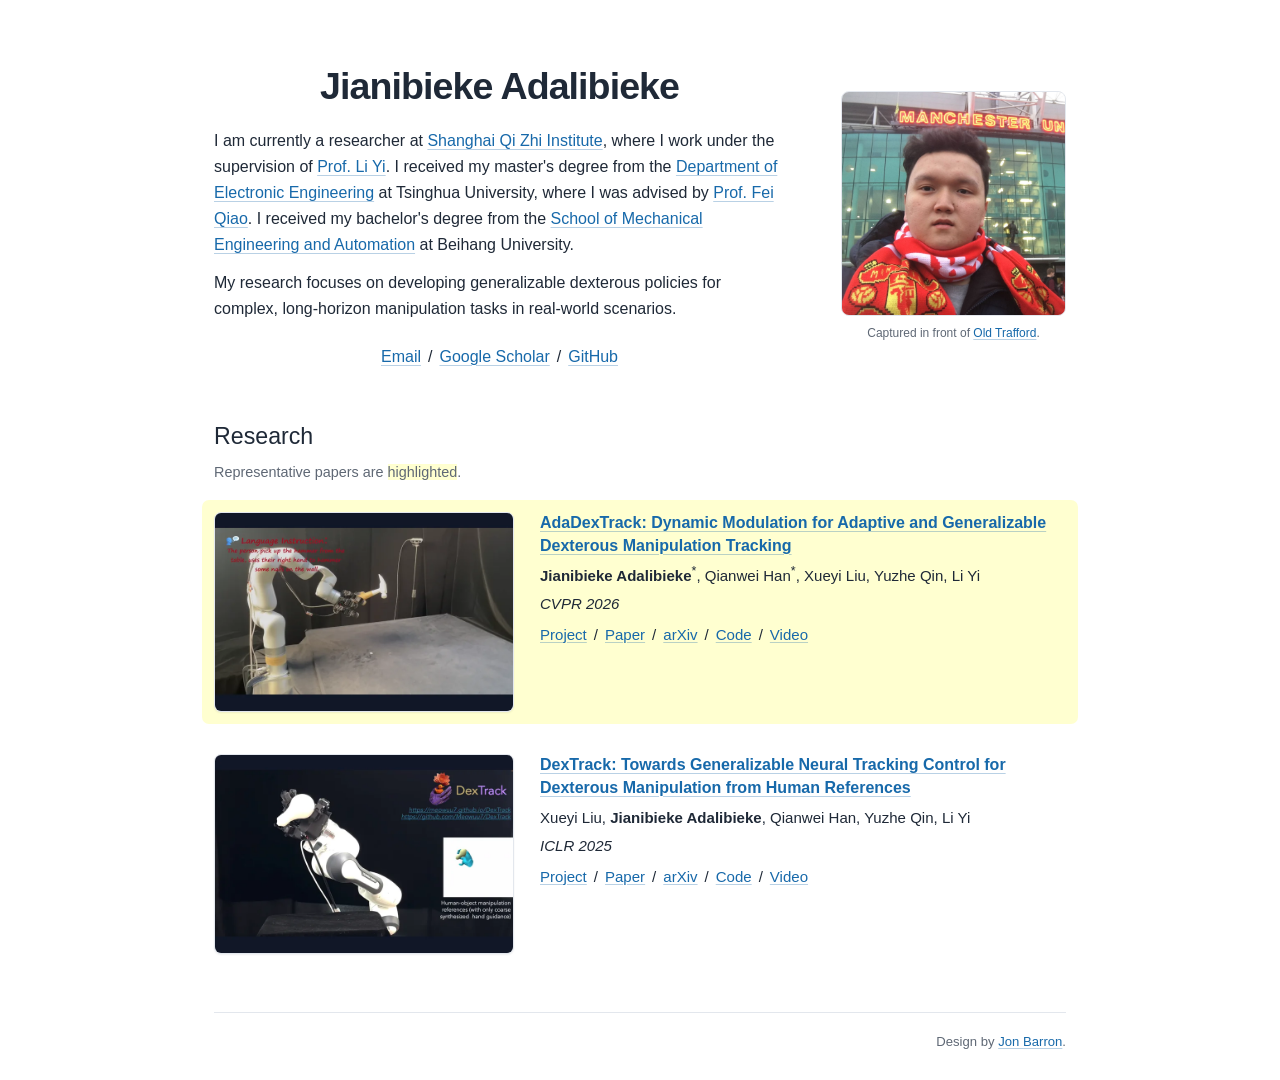
<file: index.html>
<!doctype html>
<html lang="en">
  <head>
    <meta charset="utf-8">
    <meta name="viewport" content="width=device-width, initial-scale=1">

    <title>Jianibieke Adalibieke</title>
    <meta
      name="description"
      content="Jianibieke Adalibieke is a robotics researcher at Shanghai Qi Zhi Institute working on robot learning, dexterous manipulation, and sim-to-real transfer."
    >
    <meta name="author" content="Jianibieke Adalibieke">
    <meta name="theme-color" content="#ffffff">

    <link rel="canonical" href="https://janebek.github.io/">
    <link rel="icon" href="assets/champions-league-favicon.ico" type="image/x-icon" sizes="16x16 32x32 48x48">
    <link rel="stylesheet" href="stylesheet.css">
    <script src="motion.js" defer></script>

    <meta property="og:type" content="profile">
    <meta property="og:url" content="https://janebek.github.io/">
    <meta property="og:title" content="Jianibieke Adalibieke">
    <meta
      property="og:description"
      content="Robotics researcher working on robot learning, dexterous manipulation, and sim-to-real transfer."
    >
    <meta property="og:image" content="https://janebek.github.io/assets/profile.jpg?v=personal-photo">
    <meta property="og:image:width" content="1706">
    <meta property="og:image:height" content="1279">
    <meta property="og:image:alt" content="Jianibieke Adalibieke in front of Manchester United signage">
    <meta name="twitter:card" content="summary">
    <meta name="twitter:title" content="Jianibieke Adalibieke">
    <meta
      name="twitter:description"
      content="Robotics researcher working on robot learning, dexterous manipulation, and sim-to-real transfer."
    >
    <meta name="twitter:image" content="https://janebek.github.io/assets/profile.jpg?v=personal-photo">

    <script type="application/ld+json">
      {
        "@context": "https://schema.org",
        "@type": "Person",
        "name": "Jianibieke Adalibieke",
        "url": "https://janebek.github.io/",
        "image": "https://janebek.github.io/assets/profile.jpg?v=personal-photo",
        "email": "mailto:janebek.thu@gmail.com",
        "jobTitle": "Researcher",
        "affiliation": {
          "@type": "Organization",
          "name": "Shanghai Qi Zhi Institute",
          "url": "https://www.sqz.ac.cn/en"
        },
        "sameAs": [
          "https://scholar.google.com/citations?user=sY9uwH8AAAAJ&hl=en",
          "https://github.com/Janebek"
        ],
        "knowsAbout": [
          "Robot learning",
          "Dexterous manipulation",
          "Reinforcement learning",
          "Imitation learning",
          "Language-conditioned control",
          "Sim-to-real transfer"
        ]
      }
    </script>
  </head>

  <body>
    <a class="skip-link" href="#main-content">Skip to main content</a>

    <div class="page-shell">
      <header class="profile" aria-labelledby="page-title">
        <div class="profile-copy">
          <h1 id="page-title">Jianibieke Adalibieke</h1>
          <p>
            I am currently a researcher at
            <a href="https://www.sqz.ac.cn/en" target="_blank" rel="noopener noreferrer">Shanghai
              Qi Zhi Institute</a>, where I work under the supervision of
            <a href="https://ericyi.github.io/" target="_blank" rel="noopener noreferrer">Prof. Li
              Yi</a>. I received my master's degree from the
            <a href="https://www.ee.tsinghua.edu.cn/en/" target="_blank" rel="noopener noreferrer">Department
              of Electronic Engineering</a> at Tsinghua University, where I was advised by
            <a
              href="https://scholar.google.co.id/citations?user=3rxoDYcAAAAJ&amp;hl=id"
              target="_blank"
              rel="noopener noreferrer"
            >Prof. Fei Qiao</a>. I received my bachelor's degree from the
            <a
              href="https://ev.buaa.edu.cn/Schools___Colleges/School_of_Mechanical_Engineering_and_Automation.htm"
              target="_blank"
              rel="noopener noreferrer"
            >School of Mechanical Engineering and Automation</a> at Beihang University.
          </p>
          <p>
            My research focuses on developing generalizable dexterous policies for complex,
            long-horizon manipulation tasks in real-world scenarios.
          </p>

          <nav class="profile-links" aria-label="Profile links">
            <a href="mailto:janebek.thu@gmail.com">Email</a>
            <span aria-hidden="true">/</span>
            <a
              href="https://scholar.google.com/citations?user=sY9uwH8AAAAJ&amp;hl=en"
              target="_blank"
              rel="noopener noreferrer"
            >Google Scholar</a>
            <span aria-hidden="true">/</span>
            <a href="https://github.com/Janebek" target="_blank" rel="noopener noreferrer">GitHub</a>
          </nav>
        </div>

        <figure class="profile-image-wrap">
          <img
            class="profile-image"
            src="assets/profile.jpg?v=personal-photo"
            width="445"
            height="445"
            alt="Jianibieke Adalibieke in front of Manchester United signage"
            decoding="async"
          >
          <figcaption class="profile-caption">Captured in front of <a href="https://en.wikipedia.org/wiki/Old_Trafford" target="_blank" rel="noopener noreferrer">Old Trafford</a>.</figcaption>
        </figure>
      </header>

      <main id="main-content">
        <section class="research" aria-labelledby="research-heading">
          <h2 id="research-heading">Research</h2>
          <p class="representative-note">
            Representative papers are <span class="highlight">highlighted</span>.
          </p>

          <div class="research-list">
            <article class="research-item representative-paper">
              <a
                class="research-media"
                href="https://janebek.github.io/AdaDexTrack/"
                target="_blank"
                rel="noopener noreferrer"
                aria-label="Open the AdaDexTrack project page"
              >
                <video
                  class="research-video"
                  width="720"
                  height="480"
                  muted
                  loop
                  playsinline
                  preload="metadata"
                  poster="assets/adadextrack.webp"
                  aria-hidden="true"
                >
                  <source src="assets/adadextrack.mp4?v=full-length" type="video/mp4">
                  <img
                    src="assets/adadextrack.webp"
                    width="720"
                    height="480"
                    alt=""
                    loading="lazy"
                    decoding="async"
                  >
                </video>
              </a>

              <div class="research-copy">
                <h3>
                  <a
                    href="https://janebek.github.io/AdaDexTrack/"
                    target="_blank"
                    rel="noopener noreferrer"
                  >AdaDexTrack: Dynamic Modulation for Adaptive and Generalizable Dexterous
                    Manipulation Tracking</a>
                </h3>
                <p class="authors">
                  <strong>Jianibieke Adalibieke</strong><sup
                    title="Equal contribution"
                    aria-label="Equal contribution"
                  >*</sup>, Qianwei Han<sup
                    title="Equal contribution"
                    aria-label="Equal contribution"
                  >*</sup>, Xueyi Liu, Yuzhe Qin, Li Yi
                </p>
                <p class="venue"><em>CVPR 2026</em></p>
                <p class="resource-links" aria-label="AdaDexTrack resources">
                  <a href="https://janebek.github.io/AdaDexTrack/" target="_blank" rel="noopener noreferrer">Project</a>
                  <span aria-hidden="true">/</span>
                  <a
                    href="https://openaccess.thecvf.com/content/CVPR2026/html/Adalibieke_AdaDexTrack_Dynamic_Modulation_for_Adaptive_and_Generalizable_Dexterous_Manipulation_Tracking_CVPR_2026_paper.html"
                    target="_blank"
                    rel="noopener noreferrer"
                  >Paper</a>
                  <span aria-hidden="true">/</span>
                  <a href="https://arxiv.org/pdf/2610.33852" target="_blank" rel="noopener noreferrer">arXiv</a>
                  <span aria-hidden="true">/</span>
                  <a href="https://github.com/Janebek/AdaDexTrack" target="_blank" rel="noopener noreferrer">Code</a>
                  <span aria-hidden="true">/</span>
                  <a href="https://www.youtube.com/watch?v=eziNDfpwego" target="_blank" rel="noopener noreferrer">Video</a>
                </p>
              </div>
            </article>

            <article class="research-item">
              <a
                class="research-media"
                href="https://meowuu7.github.io/DexTrack/"
                target="_blank"
                rel="noopener noreferrer"
                aria-label="Open the DexTrack project page"
              >
                <video
                  class="research-video"
                  width="720"
                  height="480"
                  muted
                  loop
                  playsinline
                  preload="metadata"
                  poster="assets/dextrack.webp"
                  aria-hidden="true"
                >
                  <source src="assets/dextrack.mp4?v=full-length" type="video/mp4">
                  <img
                    src="assets/dextrack.webp"
                    width="720"
                    height="480"
                    alt=""
                    loading="lazy"
                    decoding="async"
                  >
                </video>
              </a>

              <div class="research-copy">
                <h3>
                  <a
                    href="https://meowuu7.github.io/DexTrack/"
                    target="_blank"
                    rel="noopener noreferrer"
                  >DexTrack: Towards Generalizable Neural Tracking Control for Dexterous Manipulation
                    from Human References</a>
                </h3>
                <p class="authors">
                  Xueyi Liu, <strong>Jianibieke Adalibieke</strong>, Qianwei Han, Yuzhe Qin, Li Yi
                </p>
                <p class="venue"><em>ICLR 2025</em></p>
                <p class="resource-links" aria-label="DexTrack resources">
                  <a href="https://meowuu7.github.io/DexTrack/" target="_blank" rel="noopener noreferrer">Project</a>
                  <span aria-hidden="true">/</span>
                  <a
                    href="https://proceedings.iclr.cc/paper_files/paper/2025/hash/d5a1f97d2b922da92e880d13b7d2bf02-Abstract-Conference.html"
                    target="_blank"
                    rel="noopener noreferrer"
                  >Paper</a>
                  <span aria-hidden="true">/</span>
                  <a href="https://arxiv.org/abs/2502.09614" target="_blank" rel="noopener noreferrer">arXiv</a>
                  <span aria-hidden="true">/</span>
                  <a href="https://github.com/Meowuu7/DexTrack" target="_blank" rel="noopener noreferrer">Code</a>
                  <span aria-hidden="true">/</span>
                  <a href="https://www.youtube.com/watch?v=zru1Z-DaiWE" target="_blank" rel="noopener noreferrer">Video</a>
                </p>
              </div>
            </article>
          </div>
        </section>
      </main>

      <footer>
        <p>
          Design by
          <a href="https://jonbarron.info/" target="_blank" rel="noopener noreferrer">Jon Barron</a>.
        </p>
      </footer>
    </div>
  </body>
</html>
</file>
<file: stylesheet.css>
:root {
  --background: #ffffff;
  --text: #1f2937;
  --muted: #5f6875;
  --line: #e3e7ed;
  --soft: #f6f8fa;
  --highlight: #ffffd0;
  --link: #1769aa;
  --link-hover: #984600;
  --focus: #0b63ce;
  --content-width: 900px;
}

*,
*::before,
*::after {
  box-sizing: border-box;
}

html {
  color-scheme: light;
  scroll-behavior: smooth;
}

body {
  margin: 0;
  background: var(--background);
  color: var(--text);
  font-family: Lato, -apple-system, BlinkMacSystemFont, "Segoe UI", Roboto, Helvetica, Arial,
    sans-serif;
  font-size: 16px;
  line-height: 1.62;
  text-rendering: optimizeLegibility;
}

img {
  display: block;
  max-width: 100%;
}

a {
  color: var(--link);
  text-decoration-color: rgb(23 105 170 / 30%);
  text-decoration-thickness: 1px;
  text-underline-offset: 0.16em;
}

a:hover {
  color: var(--link-hover);
  text-decoration-color: currentColor;
}

a:focus-visible {
  border-radius: 2px;
  outline: 3px solid var(--focus);
  outline-offset: 3px;
}

.skip-link {
  position: fixed;
  top: 12px;
  left: 12px;
  z-index: 10;
  padding: 8px 12px;
  transform: translateY(-160%);
  border-radius: 4px;
  background: var(--text);
  color: #ffffff;
  font-weight: 700;
}

.skip-link:focus {
  transform: translateY(0);
}

.page-shell {
  width: min(100%, var(--content-width));
  margin: 0 auto;
  padding: 64px 24px 28px;
}

.profile {
  display: grid;
  grid-template-columns: minmax(0, 1.65fr) minmax(210px, 0.65fr);
  gap: clamp(32px, 6vw, 56px);
  align-items: center;
  margin-bottom: 52px;
}

h1,
h2,
h3,
p {
  margin-top: 0;
}

h1 {
  margin-bottom: 20px;
  font-size: clamp(2rem, 5vw, 2.35rem);
  font-weight: 600;
  line-height: 1.18;
  letter-spacing: -0.025em;
  text-align: center;
}

.profile-copy > p {
  margin-bottom: 12px;
}

.profile-copy > p:last-of-type {
  margin-bottom: 0;
}

.profile-links,
.resource-links {
  display: flex;
  flex-wrap: wrap;
  align-items: center;
  gap: 7px;
}

.profile-links {
  justify-content: center;
  margin-top: 22px;
}

.profile-image-wrap {
  width: min(100%, 250px);
  margin: 0 auto;
}

.profile-image {
  width: 100%;
  height: auto;
  aspect-ratio: 1;
  object-fit: cover;
  object-position: left center;
  border: 1px solid var(--line);
  border-radius: 8px;
  background: var(--soft);
}

.profile-caption {
  margin-top: 8px;
  color: var(--muted);
  font-size: 0.75rem;
  line-height: 1.5;
  text-align: center;
}

.research h2 {
  margin-bottom: 10px;
  font-size: 1.45rem;
  font-weight: 500;
  line-height: 1.25;
}

.representative-note {
  margin-bottom: 28px;
  color: var(--muted);
  font-size: 0.9rem;
}

.highlight {
  background-color: var(--highlight);
}

.research-list {
  display: grid;
  gap: 42px;
}

.research-item {
  display: grid;
  grid-template-columns: 300px minmax(0, 1fr);
  gap: 26px;
  align-items: start;
}

.representative-paper {
  border-radius: 2px;
  background: var(--highlight);
  box-shadow: 0 0 0 12px var(--highlight);
}

.research-media {
  overflow: hidden;
  aspect-ratio: 3 / 2;
  border: 1px solid var(--line);
  border-radius: 7px;
  background: var(--soft);
  box-shadow: 0 1px 2px rgb(15 23 42 / 7%);
}

.research-media:hover {
  border-color: var(--link-hover);
}

.research-media video,
.research-media img {
  display: block;
  width: 100%;
  height: 100%;
  object-fit: cover;
}

.research-copy h3 {
  margin-bottom: 8px;
  font-size: 1rem;
  font-weight: 700;
  line-height: 1.42;
}

.research-copy p {
  margin-bottom: 5px;
  font-size: 0.94rem;
  line-height: 1.5;
}

.research-copy strong {
  font-weight: 700;
}

.venue {
  color: var(--text);
}

.resource-links {
  margin-top: 8px;
}

sup {
  line-height: 0;
}

footer {
  margin-top: 58px;
  padding-top: 18px;
  border-top: 1px solid var(--line);
  color: var(--muted);
  font-size: 0.82rem;
  text-align: right;
}

footer p {
  margin-bottom: 0;
}

@media (max-width: 700px) {
  .page-shell {
    padding: 38px 20px 24px;
  }

  .profile {
    grid-template-columns: 1fr;
    gap: 26px;
    margin-bottom: 44px;
  }

  .profile-image-wrap {
    width: min(58vw, 220px);
  }

  .research h2 {
    margin-bottom: 8px;
  }

  .representative-note {
    margin-bottom: 22px;
  }

  .research-item {
    grid-template-columns: 1fr;
    gap: 18px;
  }

  .research-media {
    width: 100%;
  }

  footer {
    text-align: left;
  }
}

@media (max-width: 420px) {
  body {
    font-size: 15px;
  }

  .page-shell {
    padding-inline: 16px;
  }

  .profile-links,
  .resource-links {
    column-gap: 6px;
  }
}

@media (prefers-reduced-motion: reduce) {
  html {
    scroll-behavior: auto;
  }
}

@media print {
  .page-shell {
    width: 100%;
    padding: 0;
  }

  a {
    color: inherit;
    text-decoration: none;
  }

  .skip-link {
    display: none;
  }
}
</file>
